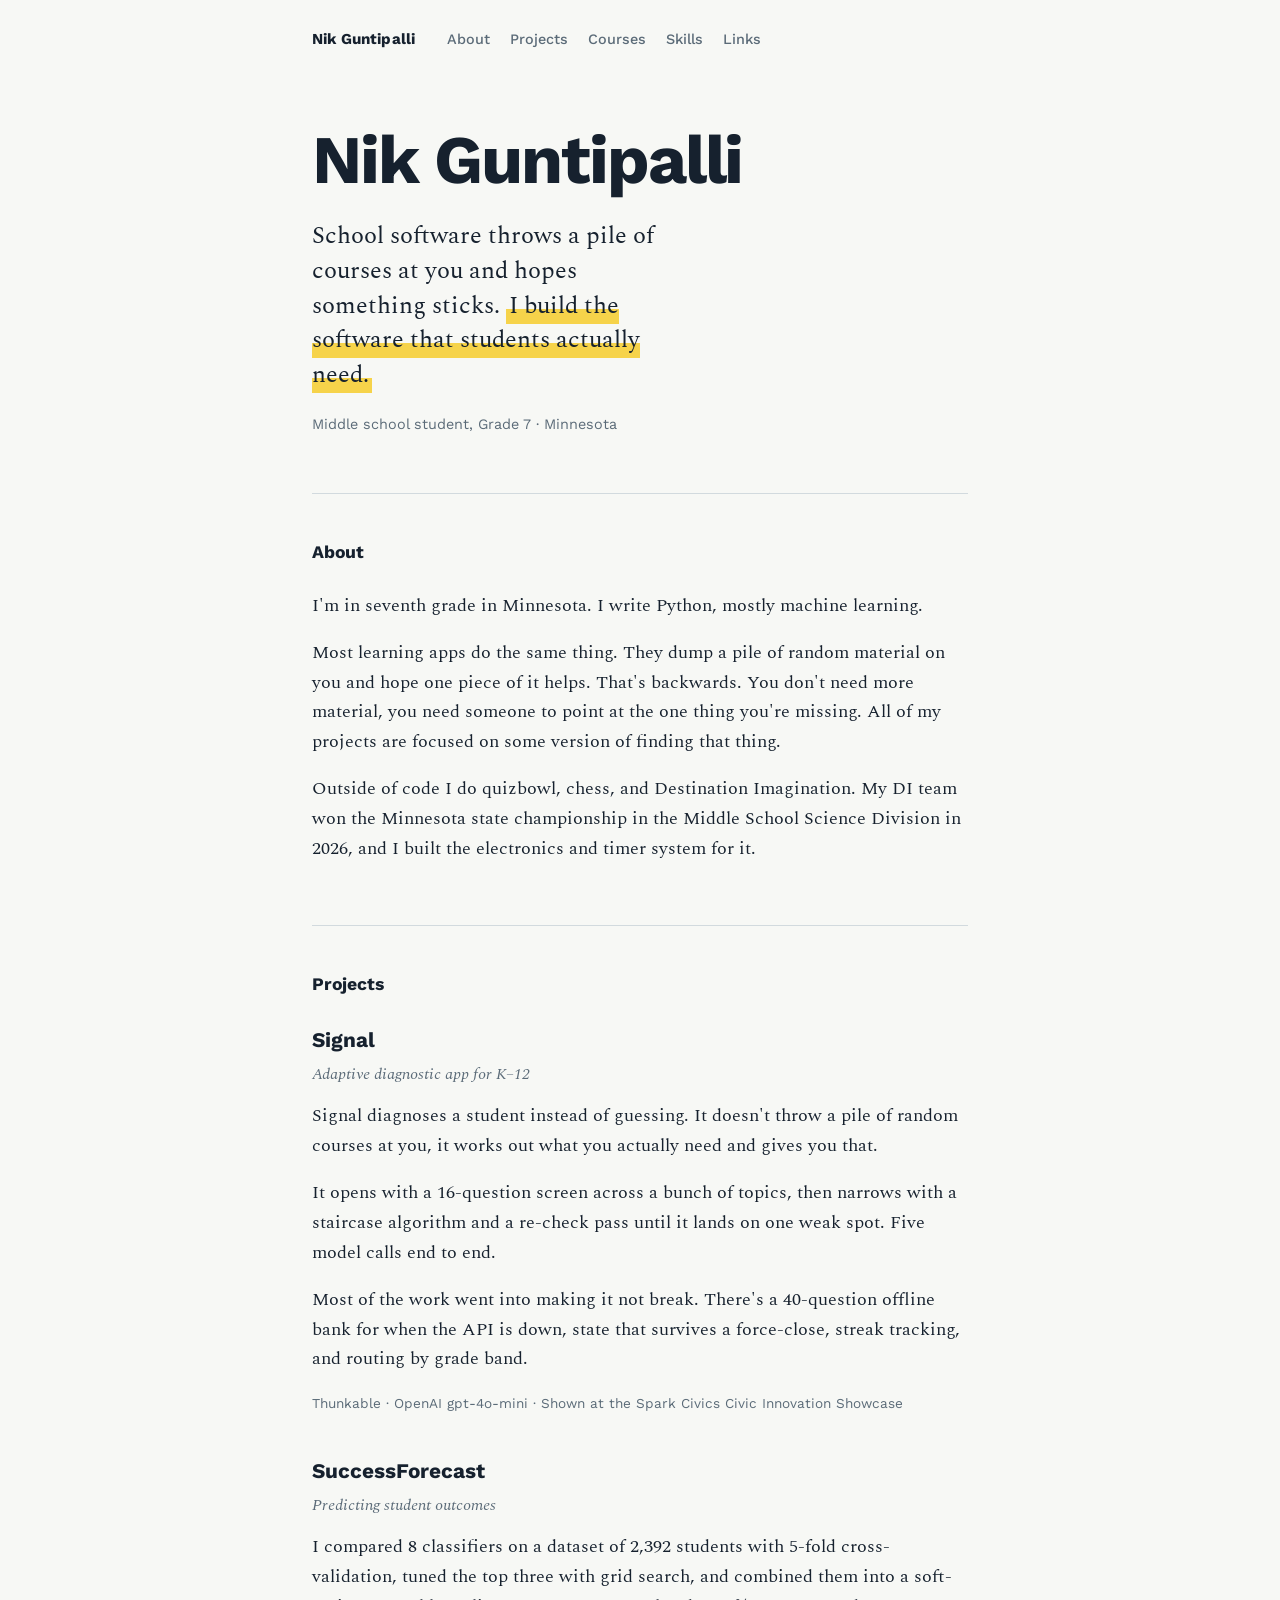
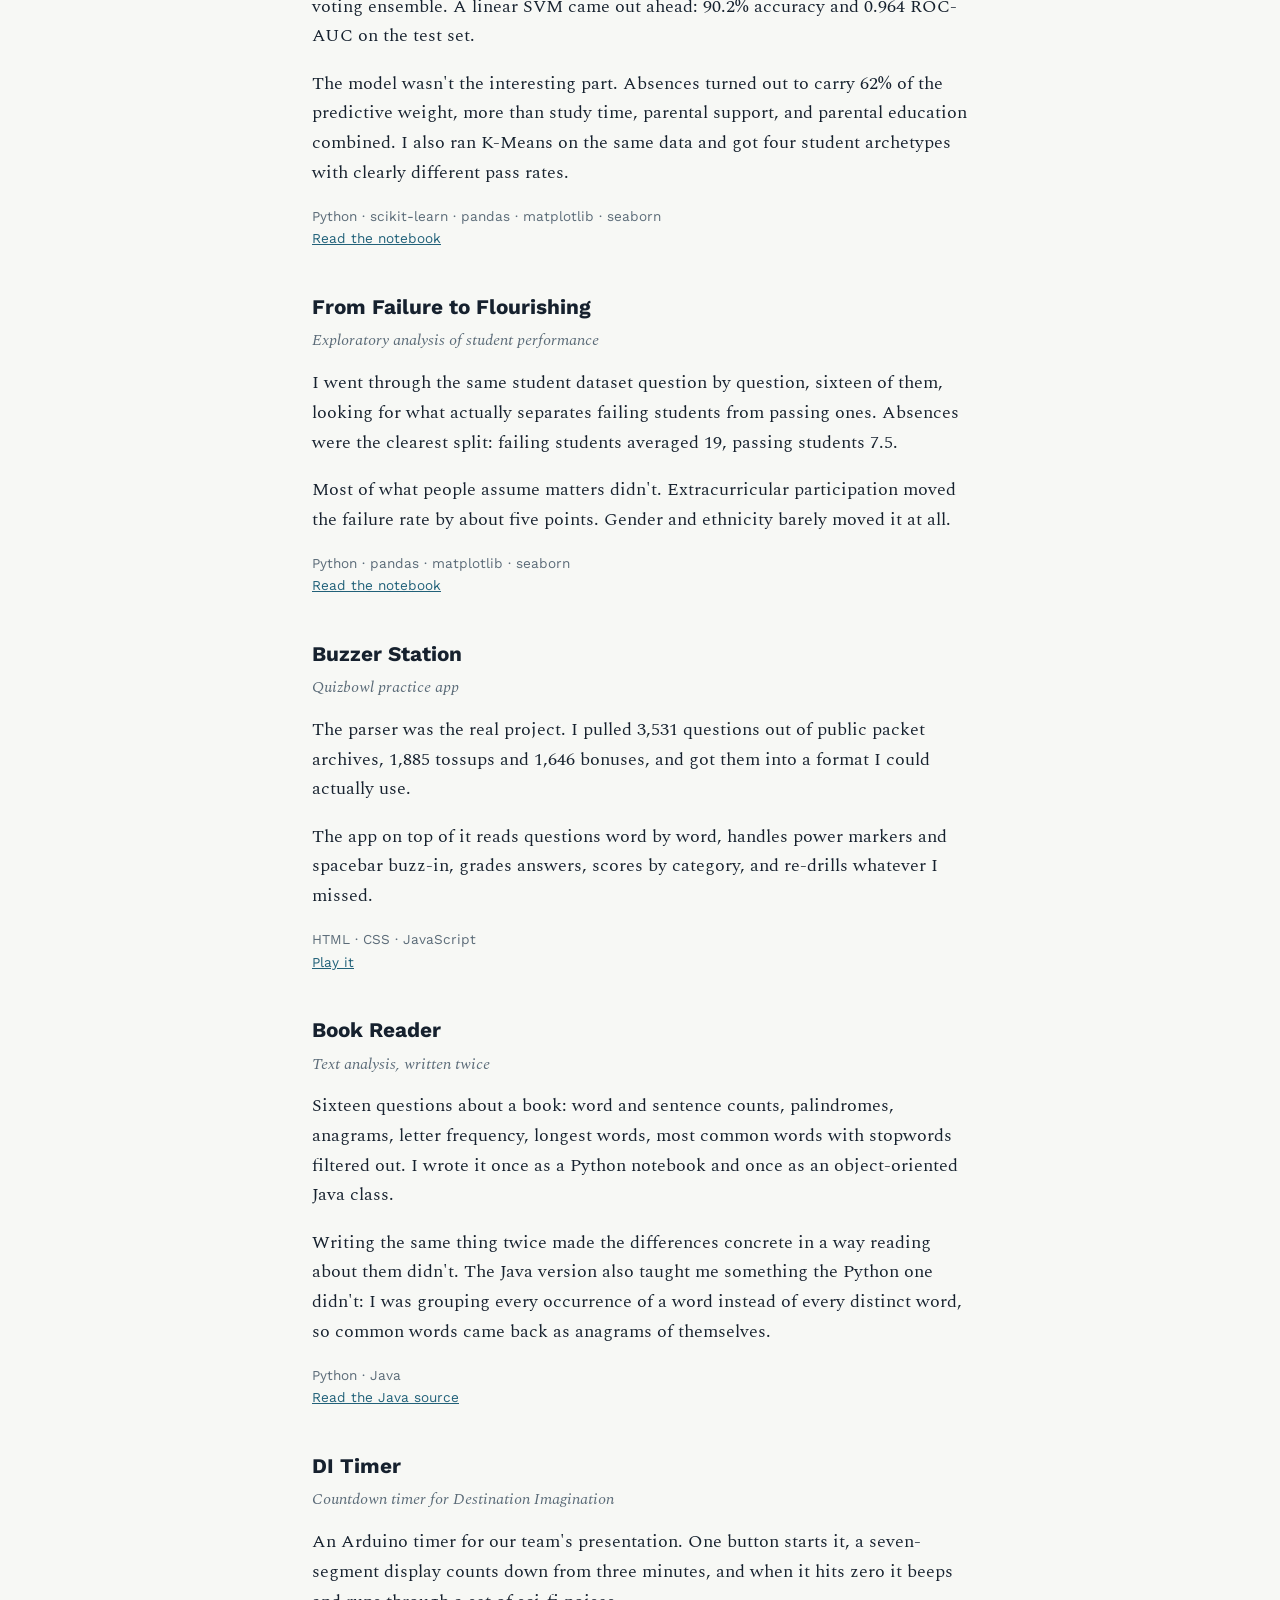
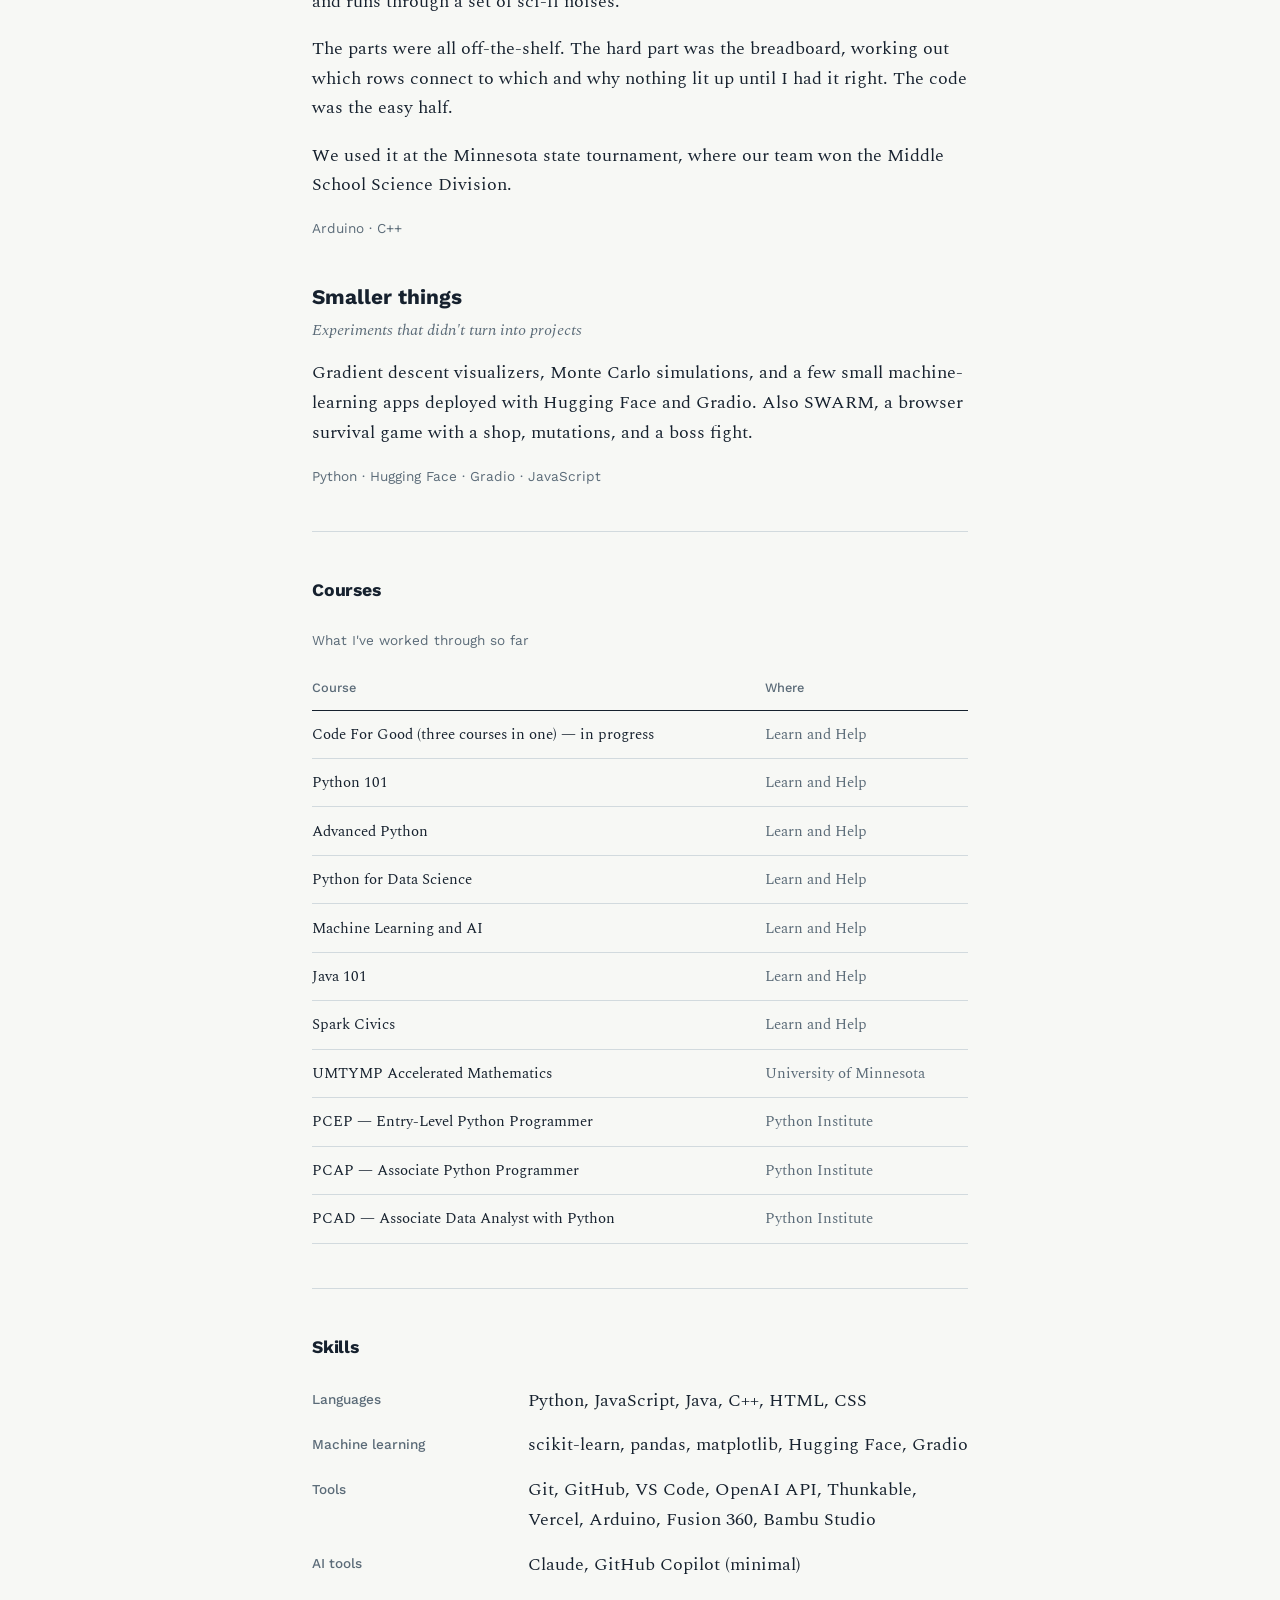
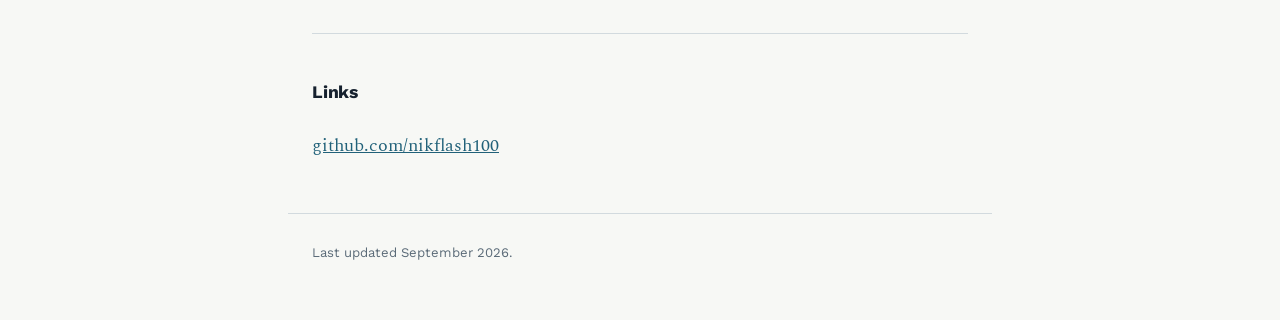
<file: index.html>
<!DOCTYPE html>
<html lang="en">
<head>
<meta charset="UTF-8">
<meta name="viewport" content="width=device-width, initial-scale=1">
<title>Nik Guntipalli</title>
<link rel="preconnect" href="https://fonts.googleapis.com">
<link rel="preconnect" href="https://fonts.gstatic.com" crossorigin>
<link href="https://fonts.googleapis.com/css2?family=Spectral:ital,wght@0,400;0,600;1,400&family=Work+Sans:wght@500;700&display=swap" rel="stylesheet">
<link rel="stylesheet" href="css/styles.css">
</head>
<body>

<nav class="topnav">
  <span class="topnav-name">Nik Guntipalli</span>
  <ul>
    <li><a href="#about">About</a></li>
    <li><a href="#projects">Projects</a></li>
    <li><a href="#courses">Courses</a></li>
    <li><a href="#skills">Skills</a></li>
    <li><a href="#links">Links</a></li>
  </ul>
</nav>

<header class="hero">
  <h1>Nik Guntipalli</h1>
  <p class="tagline">School software throws a pile of courses at you and hopes something sticks. <span class="marked">I build the software that students actually need.</span></p>
  <p class="meta">Middle school student, Grade 7 &middot; Minnesota</p>
</header>

<main>

<section class="section" id="about">
  <h2>About</h2>
  <p>I'm in seventh grade in Minnesota. I write Python, mostly machine learning.</p>
  <p>Most learning apps do the same thing. They dump a pile of random material on you and hope one piece of it helps. That's backwards. You don't need more material, you need someone to point at the one thing you're missing. All of my projects are focused on some version of finding that thing.</p>
  <p>Outside of code I do quizbowl, chess, and Destination Imagination. My DI team won the Minnesota state championship in the Middle School Science Division in 2026, and I built the electronics and timer system for it.</p>
</section>

<section class="section" id="projects">
  <h2>Projects</h2>

  <article class="project">
    <h3>Signal</h3>
    <p class="project-sub">Adaptive diagnostic app for K&ndash;12</p>
    <p>Signal diagnoses a student instead of guessing. It doesn't throw a pile of random courses at you, it works out what you actually need and gives you that.</p>
    <p>It opens with a 16-question screen across a bunch of topics, then narrows with a staircase algorithm and a re-check pass until it lands on one weak spot. Five model calls end to end.</p>
    <p>Most of the work went into making it not break. There's a 40-question offline bank for when the API is down, state that survives a force-close, streak tracking, and routing by grade band.</p>
    <p class="tech">Thunkable &middot; OpenAI gpt-4o-mini &middot; Shown at the Spark Civics Civic Innovation Showcase</p>
  </article>

  <article class="project">
    <h3>SuccessForecast</h3>
    <p class="project-sub">Predicting student outcomes</p>
    <p>I compared 8 classifiers on a dataset of 2,392 students with 5-fold cross-validation, tuned the top three with grid search, and combined them into a soft-voting ensemble. A linear SVM came out ahead: 90.2% accuracy and 0.964 ROC-AUC on the test set.</p>
    <p>The model wasn't the interesting part. Absences turned out to carry 62% of the predictive weight, more than study time, parental support, and parental education combined. I also ran K-Means on the same data and got four student archetypes with clearly different pass rates.</p>
    <p class="tech">Python &middot; scikit-learn &middot; pandas &middot; matplotlib &middot; seaborn</p>
    <p class="tech"><a href="files/successforecast.html">Read the notebook</a></p>
  </article>

  <article class="project">
    <h3>From Failure to Flourishing</h3>
    <p class="project-sub">Exploratory analysis of student performance</p>
    <p>I went through the same student dataset question by question, sixteen of them, looking for what actually separates failing students from passing ones. Absences were the clearest split: failing students averaged 19, passing students 7.5.</p>
    <p>Most of what people assume matters didn't. Extracurricular participation moved the failure rate by about five points. Gender and ethnicity barely moved it at all.</p>
    <p class="tech">Python &middot; pandas &middot; matplotlib &middot; seaborn</p>
    <p class="tech"><a href="files/from-failure-to-flourishing.html">Read the notebook</a></p>
  </article>

  <article class="project">
    <h3>Buzzer Station</h3>
    <p class="project-sub">Quizbowl practice app</p>
    <p>The parser was the real project. I pulled 3,531 questions out of public packet archives, 1,885 tossups and 1,646 bonuses, and got them into a format I could actually use.</p>
    <p>The app on top of it reads questions word by word, handles power markers and spacebar buzz-in, grades answers, scores by category, and re-drills whatever I missed.</p>
    <p class="tech">HTML &middot; CSS &middot; JavaScript</p>
    <p class="tech"><a href="buzzer-station.html">Play it</a></p>
  </article>

  <article class="project">
    <h3>Book Reader</h3>
    <p class="project-sub">Text analysis, written twice</p>
    <p>Sixteen questions about a book: word and sentence counts, palindromes, anagrams, letter frequency, longest words, most common words with stopwords filtered out. I wrote it once as a Python notebook and once as an object-oriented Java class.</p>
    <p>Writing the same thing twice made the differences concrete in a way reading about them didn't. The Java version also taught me something the Python one didn't: I was grouping every occurrence of a word instead of every distinct word, so common words came back as anagrams of themselves.</p>
    <p class="tech">Python &middot; Java</p>
    <p class="tech"><a href="files/FinalProjectOO.html">Read the Java source</a></p>
  </article>

  <article class="project">
    <h3>DI Timer</h3>
    <p class="project-sub">Countdown timer for Destination Imagination</p>
    <p>An Arduino timer for our team's presentation. One button starts it, a seven-segment display counts down from three minutes, and when it hits zero it beeps and runs through a set of sci-fi noises.</p>
    <p>The parts were all off-the-shelf. The hard part was the breadboard, working out which rows connect to which and why nothing lit up until I had it right. The code was the easy half.</p>
    <p>We used it at the Minnesota state tournament, where our team won the Middle School Science Division.</p>
    <p class="tech">Arduino &middot; C++</p>
  </article>

  <article class="project">
    <h3>Smaller things</h3>
    <p class="project-sub">Experiments that didn't turn into projects</p>
    <p>Gradient descent visualizers, Monte Carlo simulations, and a few small machine-learning apps deployed with Hugging Face and Gradio. Also SWARM, a browser survival game with a shop, mutations, and a boss fight.</p>
    <p class="tech">Python &middot; Hugging Face &middot; Gradio &middot; JavaScript</p>
  </article>
</section>

<section class="section" id="courses">
  <h2>Courses</h2>
  <table>
    <caption>What I've worked through so far</caption>
    <thead>
      <tr><th scope="col">Course</th><th scope="col">Where</th></tr>
    </thead>
    <tbody>
      <tr><td>Code For Good (three courses in one) &mdash; in progress</td><td>Learn and Help</td></tr>
      <tr><td>Python 101</td><td>Learn and Help</td></tr>
      <tr><td>Advanced Python</td><td>Learn and Help</td></tr>
      <tr><td>Python for Data Science</td><td>Learn and Help</td></tr>
      <tr><td>Machine Learning and AI</td><td>Learn and Help</td></tr>
      <tr><td>Java 101</td><td>Learn and Help</td></tr>
      <tr><td>Spark Civics</td><td>Learn and Help</td></tr>
      <tr><td>UMTYMP Accelerated Mathematics</td><td>University of Minnesota</td></tr>
      <tr><td>PCEP &mdash; Entry-Level Python Programmer</td><td>Python Institute</td></tr>
      <tr><td>PCAP &mdash; Associate Python Programmer</td><td>Python Institute</td></tr>
      <tr><td>PCAD &mdash; Associate Data Analyst with Python</td><td>Python Institute</td></tr>
    </tbody>
  </table>
</section>

<section class="section" id="skills">
  <h2>Skills</h2>
  <dl class="skills">
    <dt>Languages</dt>
    <dd>Python, JavaScript, Java, C++, HTML, CSS</dd>

    <dt>Machine learning</dt>
    <dd>scikit-learn, pandas, matplotlib, Hugging Face, Gradio</dd>

    <dt>Tools</dt>
    <dd>Git, GitHub, VS Code, OpenAI API, Thunkable, Vercel, Arduino, Fusion 360, Bambu Studio</dd>

    <dt>AI tools</dt>
    <dd>Claude, GitHub Copilot (minimal)</dd>
  </dl>
</section>

<section class="section" id="links">
  <h2>Links</h2>
  <ul class="links">
    <li><a href="https://github.com/nikflash100">github.com/nikflash100</a></li>
  </ul>
</section>

</main>

<footer>
  <p>Last updated September 2026.</p>
</footer>

</body>
</html>
</file>
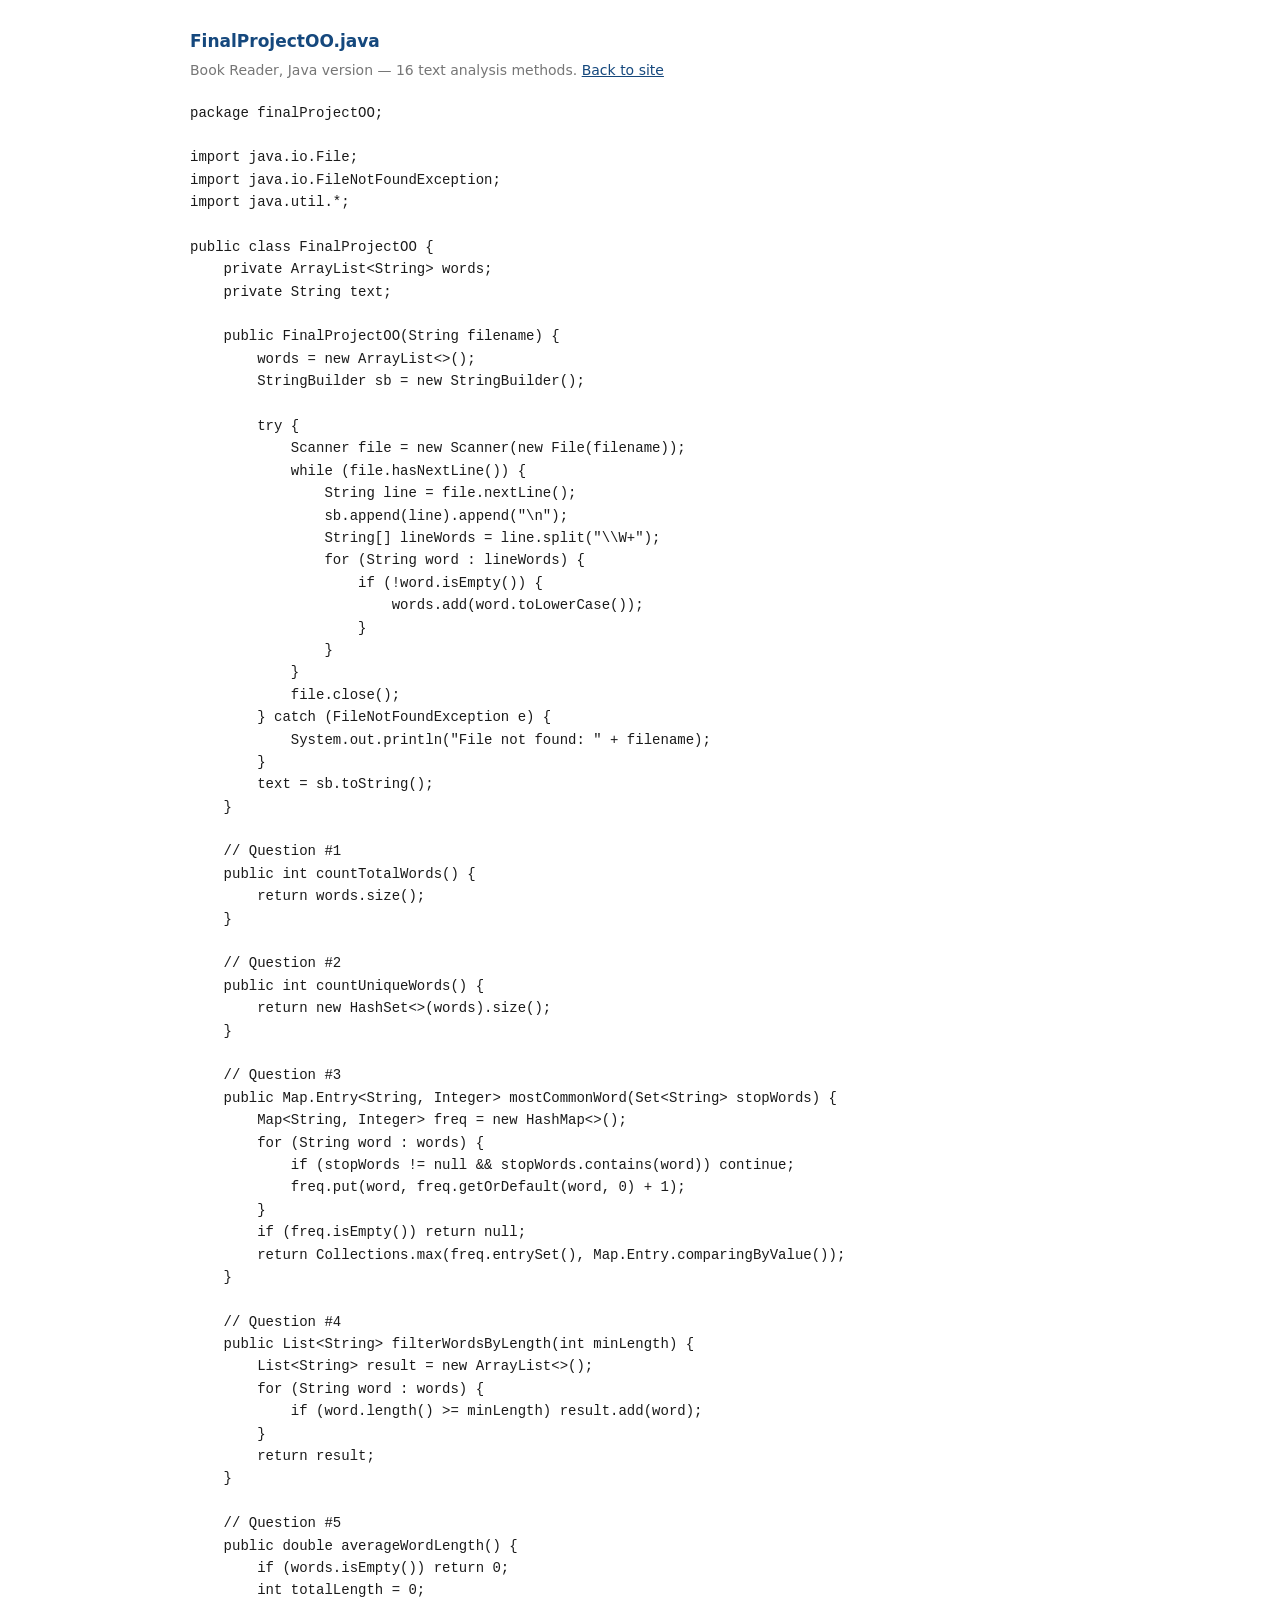
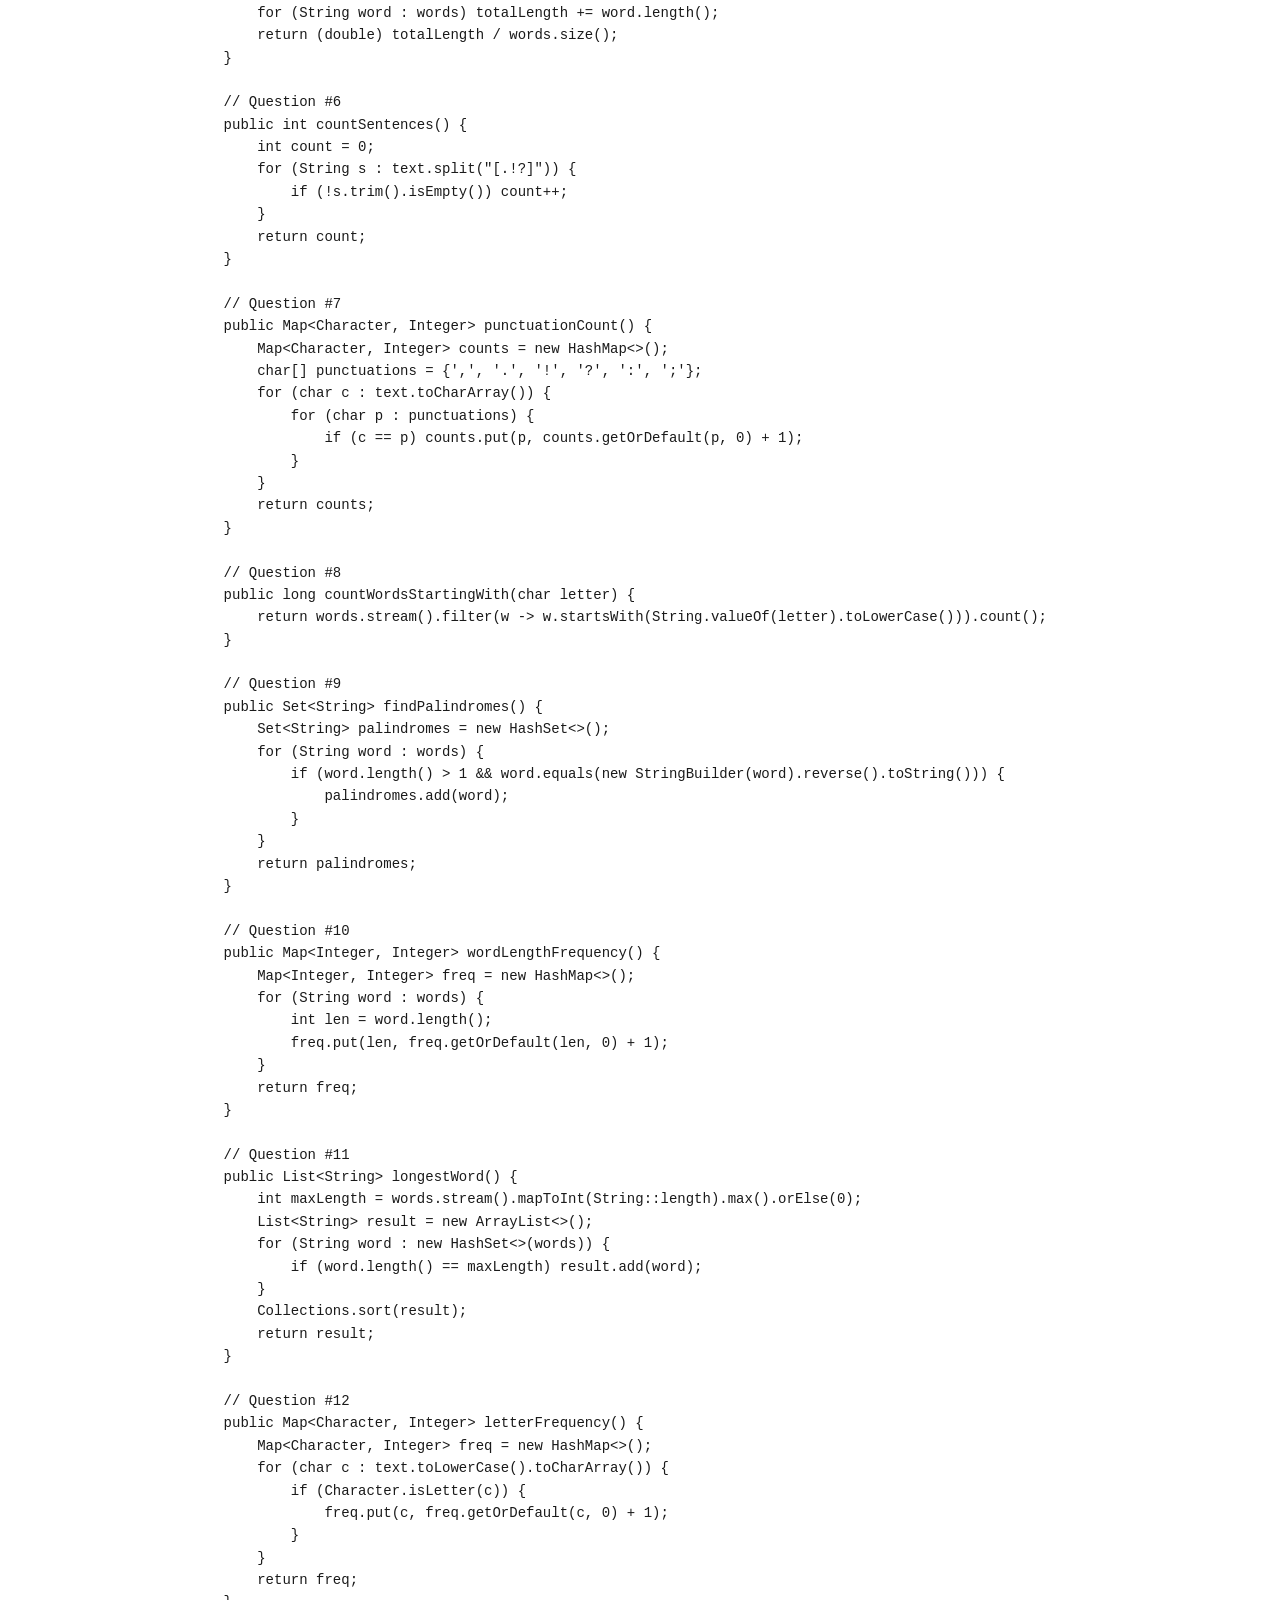
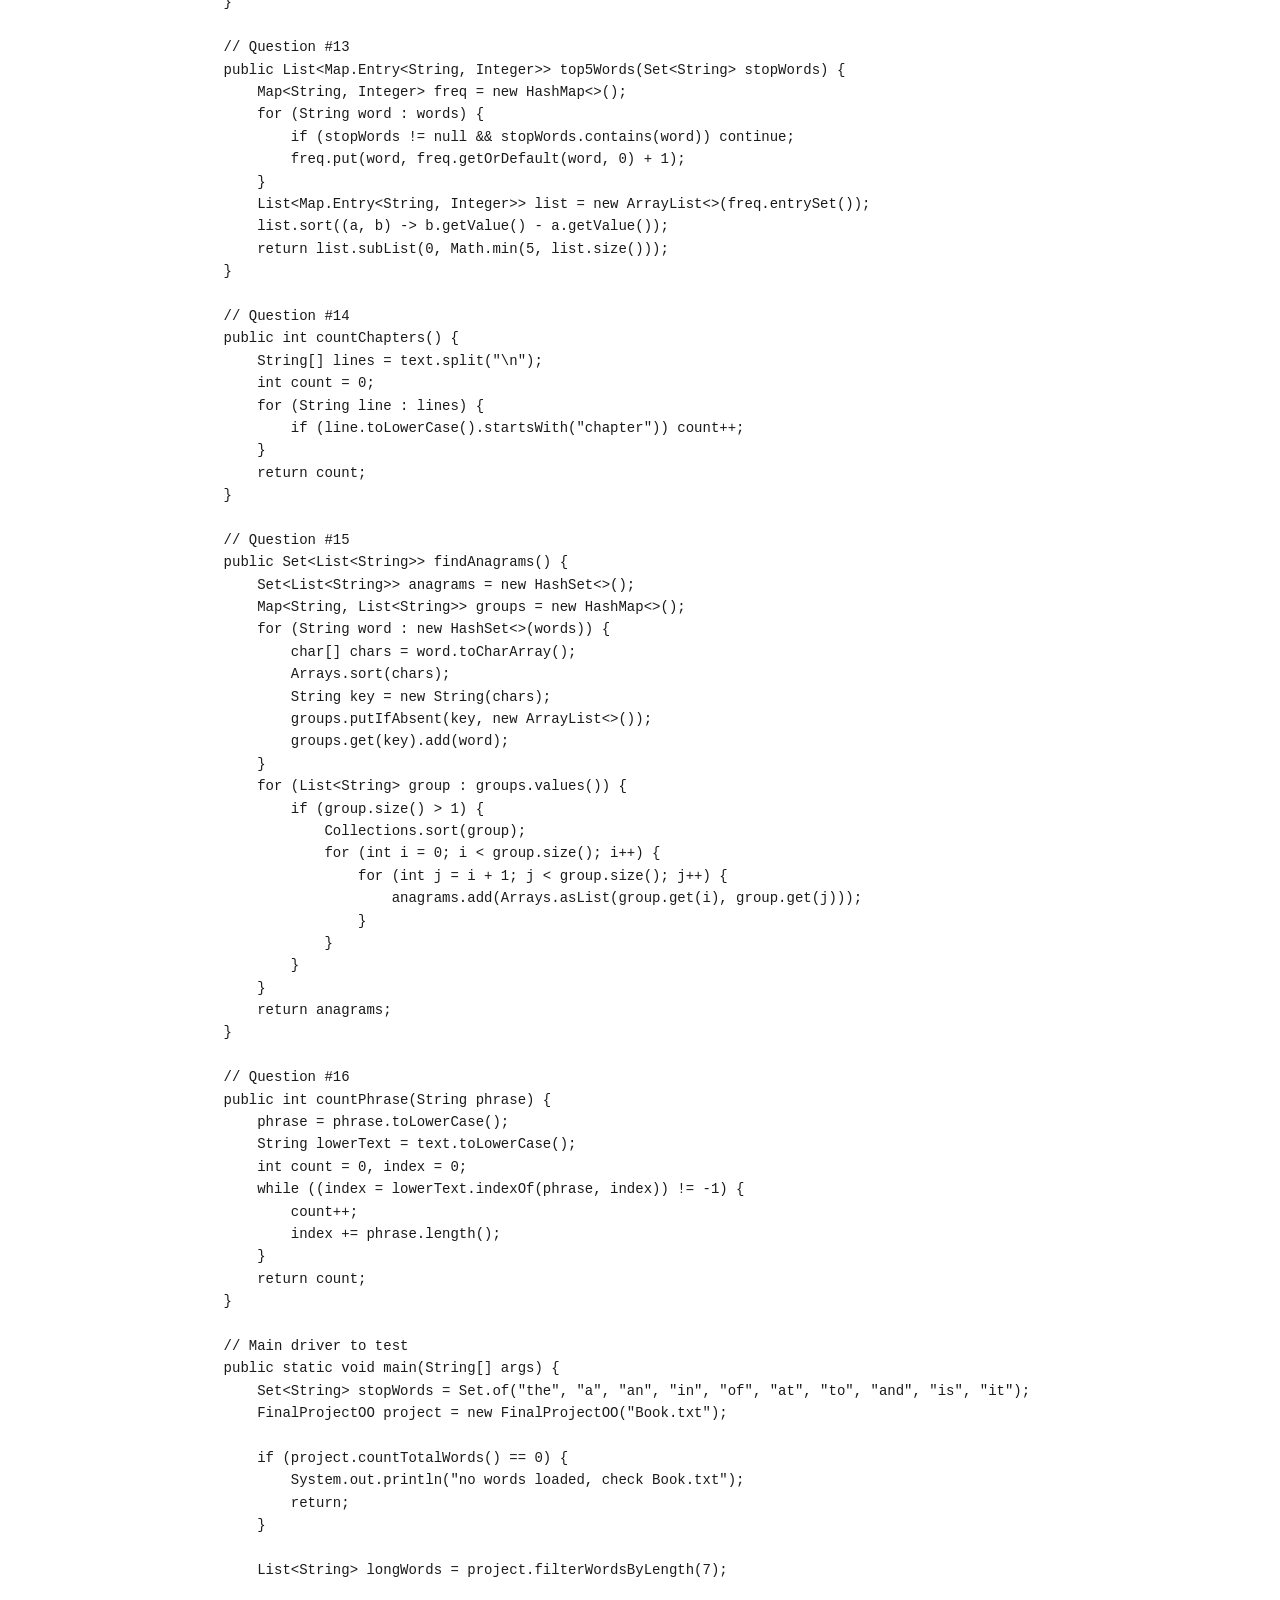
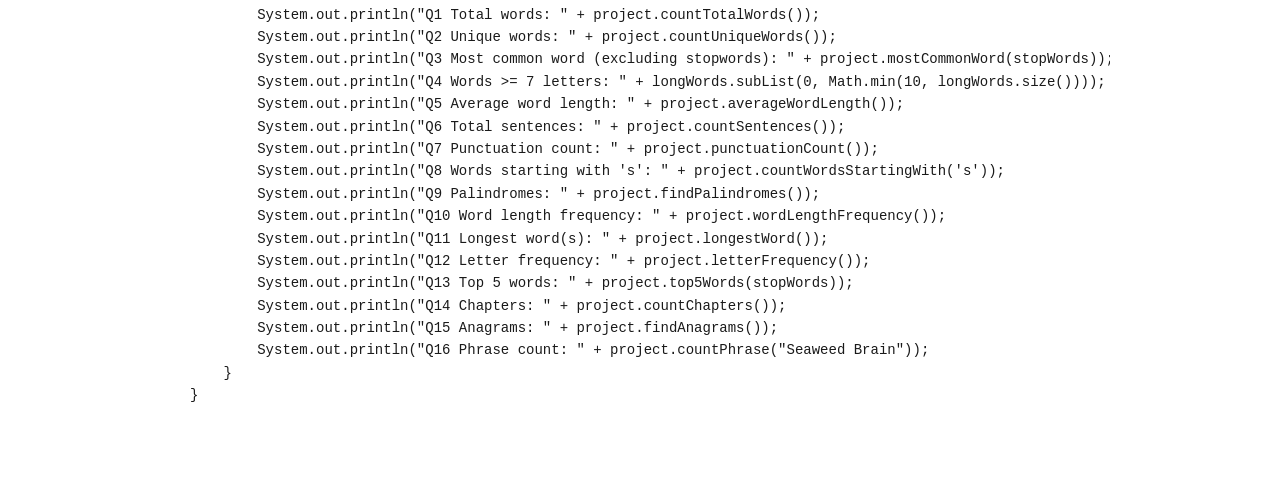
<file: files/FinalProjectOO.html>
<!DOCTYPE html>
<html lang="en"><head><meta charset="UTF-8">
<meta name="viewport" content="width=device-width, initial-scale=1">
<title>Book Reader, Java — Nik Guntipalli</title>
<style>
body{margin:0;background:#fff;color:#1a1a1a;font:14px/1.6 ui-monospace,"SF Mono",Consolas,Menlo,monospace}
header{max-width:900px;margin:0 auto;padding:28px 20px 0;font-family:system-ui,sans-serif}
h1{font-size:17px;margin:0 0 4px;color:#15487d}
p{margin:0 0 20px;font-size:14px;color:#767676}
a{color:#15487d}
pre{max-width:900px;margin:0 auto;padding:0 20px 80px;overflow-x:auto;white-space:pre}
</style></head><body>
<header>
<h1>FinalProjectOO.java</h1>
<p>Book Reader, Java version &mdash; 16 text analysis methods. <a href="../index.html">Back to site</a></p>
</header>
<pre>package finalProjectOO;

import java.io.File;
import java.io.FileNotFoundException;
import java.util.*;

public class FinalProjectOO {
    private ArrayList&lt;String&gt; words;
    private String text;

    public FinalProjectOO(String filename) {
        words = new ArrayList&lt;&gt;();
        StringBuilder sb = new StringBuilder();

        try {
            Scanner file = new Scanner(new File(filename));
            while (file.hasNextLine()) {
                String line = file.nextLine();
                sb.append(line).append(&quot;\n&quot;);
                String[] lineWords = line.split(&quot;\\W+&quot;);
                for (String word : lineWords) {
                    if (!word.isEmpty()) {
                        words.add(word.toLowerCase());
                    }
                }
            }
            file.close();
        } catch (FileNotFoundException e) {
            System.out.println(&quot;File not found: &quot; + filename);
        }
        text = sb.toString();
    }

    // Question #1
    public int countTotalWords() {
        return words.size();
    }

    // Question #2
    public int countUniqueWords() {
        return new HashSet&lt;&gt;(words).size();
    }

    // Question #3
    public Map.Entry&lt;String, Integer&gt; mostCommonWord(Set&lt;String&gt; stopWords) {
        Map&lt;String, Integer&gt; freq = new HashMap&lt;&gt;();
        for (String word : words) {
            if (stopWords != null &amp;&amp; stopWords.contains(word)) continue;
            freq.put(word, freq.getOrDefault(word, 0) + 1);
        }
        if (freq.isEmpty()) return null;
        return Collections.max(freq.entrySet(), Map.Entry.comparingByValue());
    }

    // Question #4
    public List&lt;String&gt; filterWordsByLength(int minLength) {
        List&lt;String&gt; result = new ArrayList&lt;&gt;();
        for (String word : words) {
            if (word.length() &gt;= minLength) result.add(word);
        }
        return result;
    }

    // Question #5
    public double averageWordLength() {
        if (words.isEmpty()) return 0;
        int totalLength = 0;
        for (String word : words) totalLength += word.length();
        return (double) totalLength / words.size();
    }

    // Question #6
    public int countSentences() {
        int count = 0;
        for (String s : text.split(&quot;[.!?]&quot;)) {
            if (!s.trim().isEmpty()) count++;
        }
        return count;
    }

    // Question #7
    public Map&lt;Character, Integer&gt; punctuationCount() {
        Map&lt;Character, Integer&gt; counts = new HashMap&lt;&gt;();
        char[] punctuations = {&#x27;,&#x27;, &#x27;.&#x27;, &#x27;!&#x27;, &#x27;?&#x27;, &#x27;:&#x27;, &#x27;;&#x27;};
        for (char c : text.toCharArray()) {
            for (char p : punctuations) {
                if (c == p) counts.put(p, counts.getOrDefault(p, 0) + 1);
            }
        }
        return counts;
    }

    // Question #8
    public long countWordsStartingWith(char letter) {
        return words.stream().filter(w -&gt; w.startsWith(String.valueOf(letter).toLowerCase())).count();
    }

    // Question #9
    public Set&lt;String&gt; findPalindromes() {
        Set&lt;String&gt; palindromes = new HashSet&lt;&gt;();
        for (String word : words) {
            if (word.length() &gt; 1 &amp;&amp; word.equals(new StringBuilder(word).reverse().toString())) {
                palindromes.add(word);
            }
        }
        return palindromes;
    }

    // Question #10
    public Map&lt;Integer, Integer&gt; wordLengthFrequency() {
        Map&lt;Integer, Integer&gt; freq = new HashMap&lt;&gt;();
        for (String word : words) {
            int len = word.length();
            freq.put(len, freq.getOrDefault(len, 0) + 1);
        }
        return freq;
    }

    // Question #11
    public List&lt;String&gt; longestWord() {
        int maxLength = words.stream().mapToInt(String::length).max().orElse(0);
        List&lt;String&gt; result = new ArrayList&lt;&gt;();
        for (String word : new HashSet&lt;&gt;(words)) {
            if (word.length() == maxLength) result.add(word);
        }
        Collections.sort(result);
        return result;
    }

    // Question #12
    public Map&lt;Character, Integer&gt; letterFrequency() {
        Map&lt;Character, Integer&gt; freq = new HashMap&lt;&gt;();
        for (char c : text.toLowerCase().toCharArray()) {
            if (Character.isLetter(c)) {
                freq.put(c, freq.getOrDefault(c, 0) + 1);
            }
        }
        return freq;
    }

    // Question #13
    public List&lt;Map.Entry&lt;String, Integer&gt;&gt; top5Words(Set&lt;String&gt; stopWords) {
        Map&lt;String, Integer&gt; freq = new HashMap&lt;&gt;();
        for (String word : words) {
            if (stopWords != null &amp;&amp; stopWords.contains(word)) continue;
            freq.put(word, freq.getOrDefault(word, 0) + 1);
        }
        List&lt;Map.Entry&lt;String, Integer&gt;&gt; list = new ArrayList&lt;&gt;(freq.entrySet());
        list.sort((a, b) -&gt; b.getValue() - a.getValue());
        return list.subList(0, Math.min(5, list.size()));
    }

    // Question #14
    public int countChapters() {
        String[] lines = text.split(&quot;\n&quot;);
        int count = 0;
        for (String line : lines) {
            if (line.toLowerCase().startsWith(&quot;chapter&quot;)) count++;
        }
        return count;
    }

    // Question #15
    public Set&lt;List&lt;String&gt;&gt; findAnagrams() {
        Set&lt;List&lt;String&gt;&gt; anagrams = new HashSet&lt;&gt;();
        Map&lt;String, List&lt;String&gt;&gt; groups = new HashMap&lt;&gt;();
        for (String word : new HashSet&lt;&gt;(words)) {
            char[] chars = word.toCharArray();
            Arrays.sort(chars);
            String key = new String(chars);
            groups.putIfAbsent(key, new ArrayList&lt;&gt;());
            groups.get(key).add(word);
        }
        for (List&lt;String&gt; group : groups.values()) {
            if (group.size() &gt; 1) {
                Collections.sort(group);
                for (int i = 0; i &lt; group.size(); i++) {
                    for (int j = i + 1; j &lt; group.size(); j++) {
                        anagrams.add(Arrays.asList(group.get(i), group.get(j)));
                    }
                }
            }
        }
        return anagrams;
    }

    // Question #16
    public int countPhrase(String phrase) {
        phrase = phrase.toLowerCase();
        String lowerText = text.toLowerCase();
        int count = 0, index = 0;
        while ((index = lowerText.indexOf(phrase, index)) != -1) {
            count++;
            index += phrase.length();
        }
        return count;
    }

    // Main driver to test
    public static void main(String[] args) {
        Set&lt;String&gt; stopWords = Set.of(&quot;the&quot;, &quot;a&quot;, &quot;an&quot;, &quot;in&quot;, &quot;of&quot;, &quot;at&quot;, &quot;to&quot;, &quot;and&quot;, &quot;is&quot;, &quot;it&quot;);
        FinalProjectOO project = new FinalProjectOO(&quot;Book.txt&quot;);

        if (project.countTotalWords() == 0) {
            System.out.println(&quot;no words loaded, check Book.txt&quot;);
            return;
        }

        List&lt;String&gt; longWords = project.filterWordsByLength(7);

        System.out.println(&quot;Q1 Total words: &quot; + project.countTotalWords());
        System.out.println(&quot;Q2 Unique words: &quot; + project.countUniqueWords());
        System.out.println(&quot;Q3 Most common word (excluding stopwords): &quot; + project.mostCommonWord(stopWords));
        System.out.println(&quot;Q4 Words &gt;= 7 letters: &quot; + longWords.subList(0, Math.min(10, longWords.size())));
        System.out.println(&quot;Q5 Average word length: &quot; + project.averageWordLength());
        System.out.println(&quot;Q6 Total sentences: &quot; + project.countSentences());
        System.out.println(&quot;Q7 Punctuation count: &quot; + project.punctuationCount());
        System.out.println(&quot;Q8 Words starting with &#x27;s&#x27;: &quot; + project.countWordsStartingWith(&#x27;s&#x27;));
        System.out.println(&quot;Q9 Palindromes: &quot; + project.findPalindromes());
        System.out.println(&quot;Q10 Word length frequency: &quot; + project.wordLengthFrequency());
        System.out.println(&quot;Q11 Longest word(s): &quot; + project.longestWord());
        System.out.println(&quot;Q12 Letter frequency: &quot; + project.letterFrequency());
        System.out.println(&quot;Q13 Top 5 words: &quot; + project.top5Words(stopWords));
        System.out.println(&quot;Q14 Chapters: &quot; + project.countChapters());
        System.out.println(&quot;Q15 Anagrams: &quot; + project.findAnagrams());
        System.out.println(&quot;Q16 Phrase count: &quot; + project.countPhrase(&quot;Seaweed Brain&quot;));
    }
}
</pre>
</body></html>
</file>
<file: css/styles.css>
:root {
  --ink: #16212e;
  --paper: #f7f8f5;
  --rule: #d2dade;
  --muted: #5b6b78;
  --mark: #f6d34a;
  --link: #216179;
}

* { box-sizing: border-box; }

html { scroll-behavior: smooth; }

body {
  margin: 0;
  background: var(--paper);
  color: var(--ink);
  font-family: Spectral, Georgia, serif;
  font-size: 18px;
  line-height: 1.65;
}

main, .hero, .topnav, footer {
  max-width: 44rem;
  margin: 0 auto;
  padding-left: 1.5rem;
  padding-right: 1.5rem;
}

.topnav {
  display: flex;
  flex-wrap: wrap;
  align-items: baseline;
  gap: 1rem 2rem;
  padding-top: 1.5rem;
  padding-bottom: 1.5rem;
}

.topnav-name {
  font-family: "Work Sans", system-ui, sans-serif;
  font-weight: 700;
  font-size: 0.95rem;
  letter-spacing: 0.01em;
}

.topnav ul {
  display: flex;
  flex-wrap: wrap;
  gap: 1.25rem;
  margin: 0;
  padding: 0;
  list-style: none;
}

.topnav a {
  font-family: "Work Sans", system-ui, sans-serif;
  font-size: 0.9rem;
  font-weight: 500;
  color: var(--muted);
  text-decoration: none;
}

.topnav a:hover { color: var(--ink); }

.hero {
  padding-top: 3rem;
  padding-bottom: 3.5rem;
}

h1 {
  font-family: "Work Sans", system-ui, sans-serif;
  font-weight: 700;
  font-size: clamp(2.6rem, 8vw, 4.25rem);
  line-height: 1.02;
  letter-spacing: -0.03em;
  margin: 0 0 1.5rem;
}

.tagline {
  font-size: clamp(1.15rem, 3vw, 1.5rem);
  line-height: 1.45;
  margin: 0 0 1.25rem;
  max-width: 30ch;
}

.marked {
  background: linear-gradient(transparent 58%, var(--mark) 58%);
  padding: 0 0.12em;
}

.meta {
  font-family: "Work Sans", system-ui, sans-serif;
  font-size: 0.9rem;
  color: var(--muted);
  margin: 0;
}

.section {
  padding-top: 2.75rem;
  padding-bottom: 2.75rem;
  border-top: 1px solid var(--rule);
}

h2 {
  font-family: "Work Sans", system-ui, sans-serif;
  font-weight: 700;
  font-size: 1.1rem;
  letter-spacing: -0.01em;
  margin: 0 0 1.5rem;
}

p { margin: 0 0 1.1rem; }

table {
  width: 100%;
  border-collapse: collapse;
  font-size: 0.95rem;
}

caption {
  text-align: left;
  font-family: "Work Sans", system-ui, sans-serif;
  font-size: 0.85rem;
  color: var(--muted);
  padding-bottom: 0.9rem;
}

th, td {
  text-align: left;
  padding: 0.7rem 0.9rem 0.7rem 0;
  border-bottom: 1px solid var(--rule);
  vertical-align: top;
}

th {
  font-family: "Work Sans", system-ui, sans-serif;
  font-weight: 500;
  font-size: 0.8rem;
  color: var(--muted);
  border-bottom-color: var(--ink);
}

td:last-child { color: var(--muted); padding-right: 0; }

.skills {
  margin: 0;
  display: grid;
  grid-template-columns: 12rem 1fr;
  gap: 0.35rem 1.5rem;
}

.skills dt {
  font-family: "Work Sans", system-ui, sans-serif;
  font-size: 0.85rem;
  font-weight: 500;
  color: var(--muted);
  padding-top: 0.15rem;
}

.skills dd { margin: 0 0 0.6rem; }

.project { margin-bottom: 2.5rem; }
.project:last-child { margin-bottom: 0; }

h3 {
  font-family: "Work Sans", system-ui, sans-serif;
  font-weight: 700;
  font-size: 1.3rem;
  margin: 0 0 0.2rem;
}

.project-sub {
  font-size: 1rem;
  font-style: italic;
  color: var(--muted);
  margin: 0 0 0.9rem;
}

.tech {
  font-family: "Work Sans", system-ui, sans-serif;
  font-size: 0.85rem;
  color: var(--muted);
  margin: 0;
}

.links { margin: 0; padding: 0; list-style: none; }
.links li { margin-bottom: 0.5rem; }

a { color: var(--link); }

a:focus-visible, .topnav a:focus-visible {
  outline: 2px solid var(--link);
  outline-offset: 3px;
  border-radius: 2px;
}

footer {
  border-top: 1px solid var(--rule);
  padding-top: 1.75rem;
  padding-bottom: 3.5rem;
  font-family: "Work Sans", system-ui, sans-serif;
  font-size: 0.82rem;
  color: var(--muted);
}

footer p { margin: 0; }

@media (max-width: 600px) {
  body { font-size: 17px; }
  .skills { grid-template-columns: 1fr; gap: 0; }
  .skills dt { padding-top: 0.5rem; }
  table { font-size: 0.9rem; }
  th, td { padding-right: 0.5rem; }
}

@media (prefers-reduced-motion: reduce) {
  html { scroll-behavior: auto; }
}
</file>
